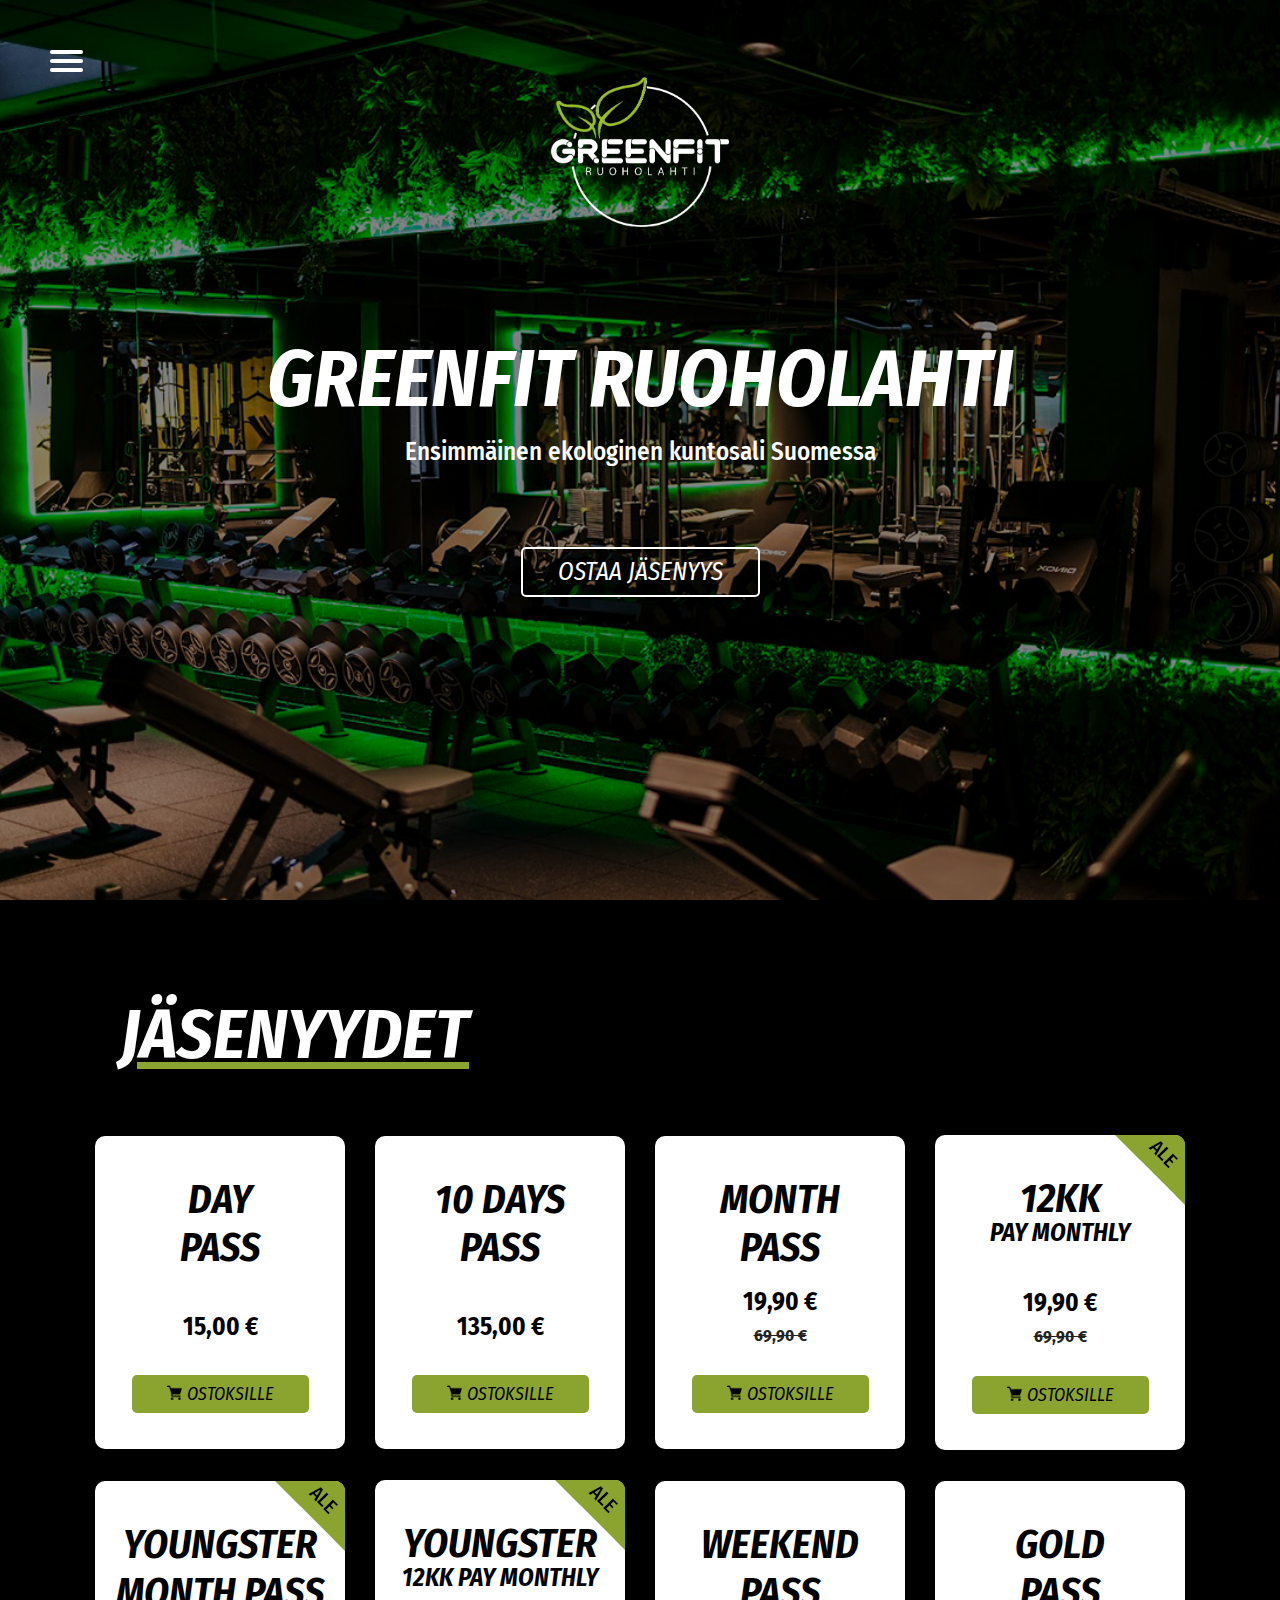
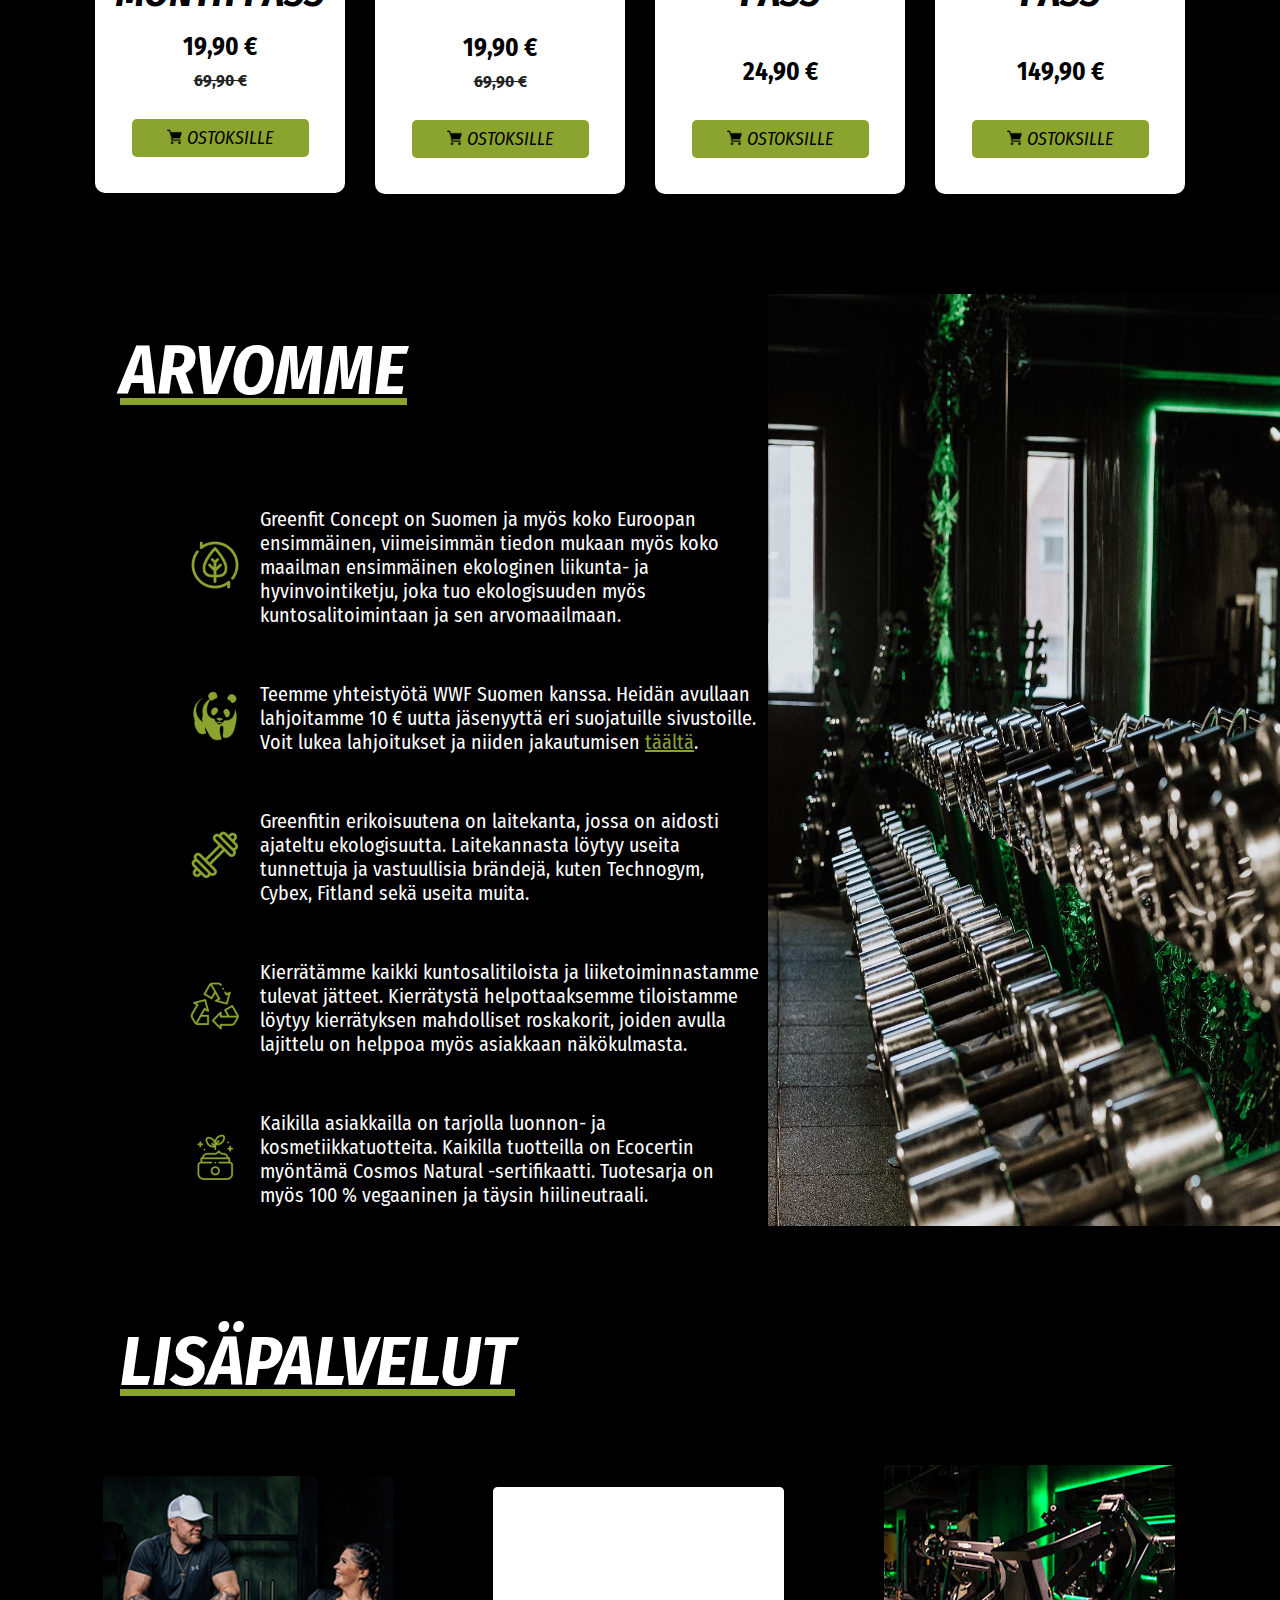
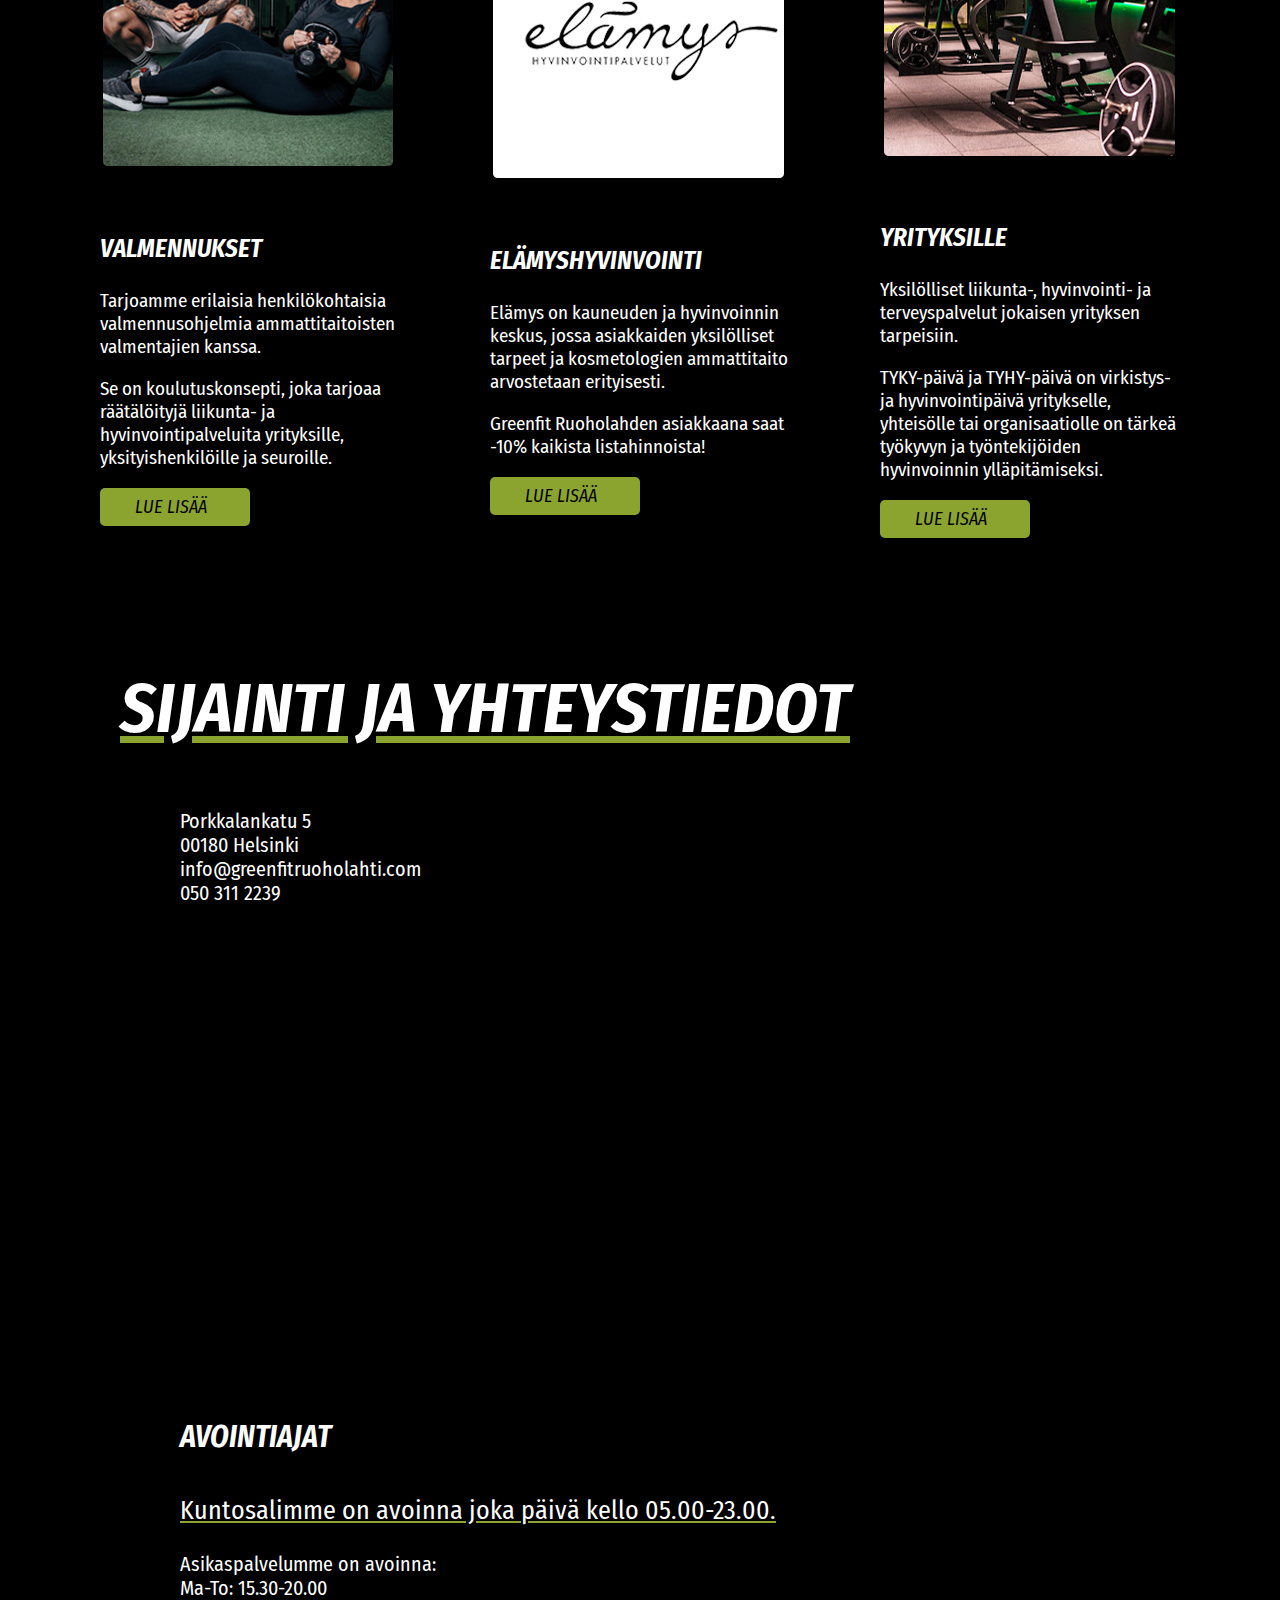
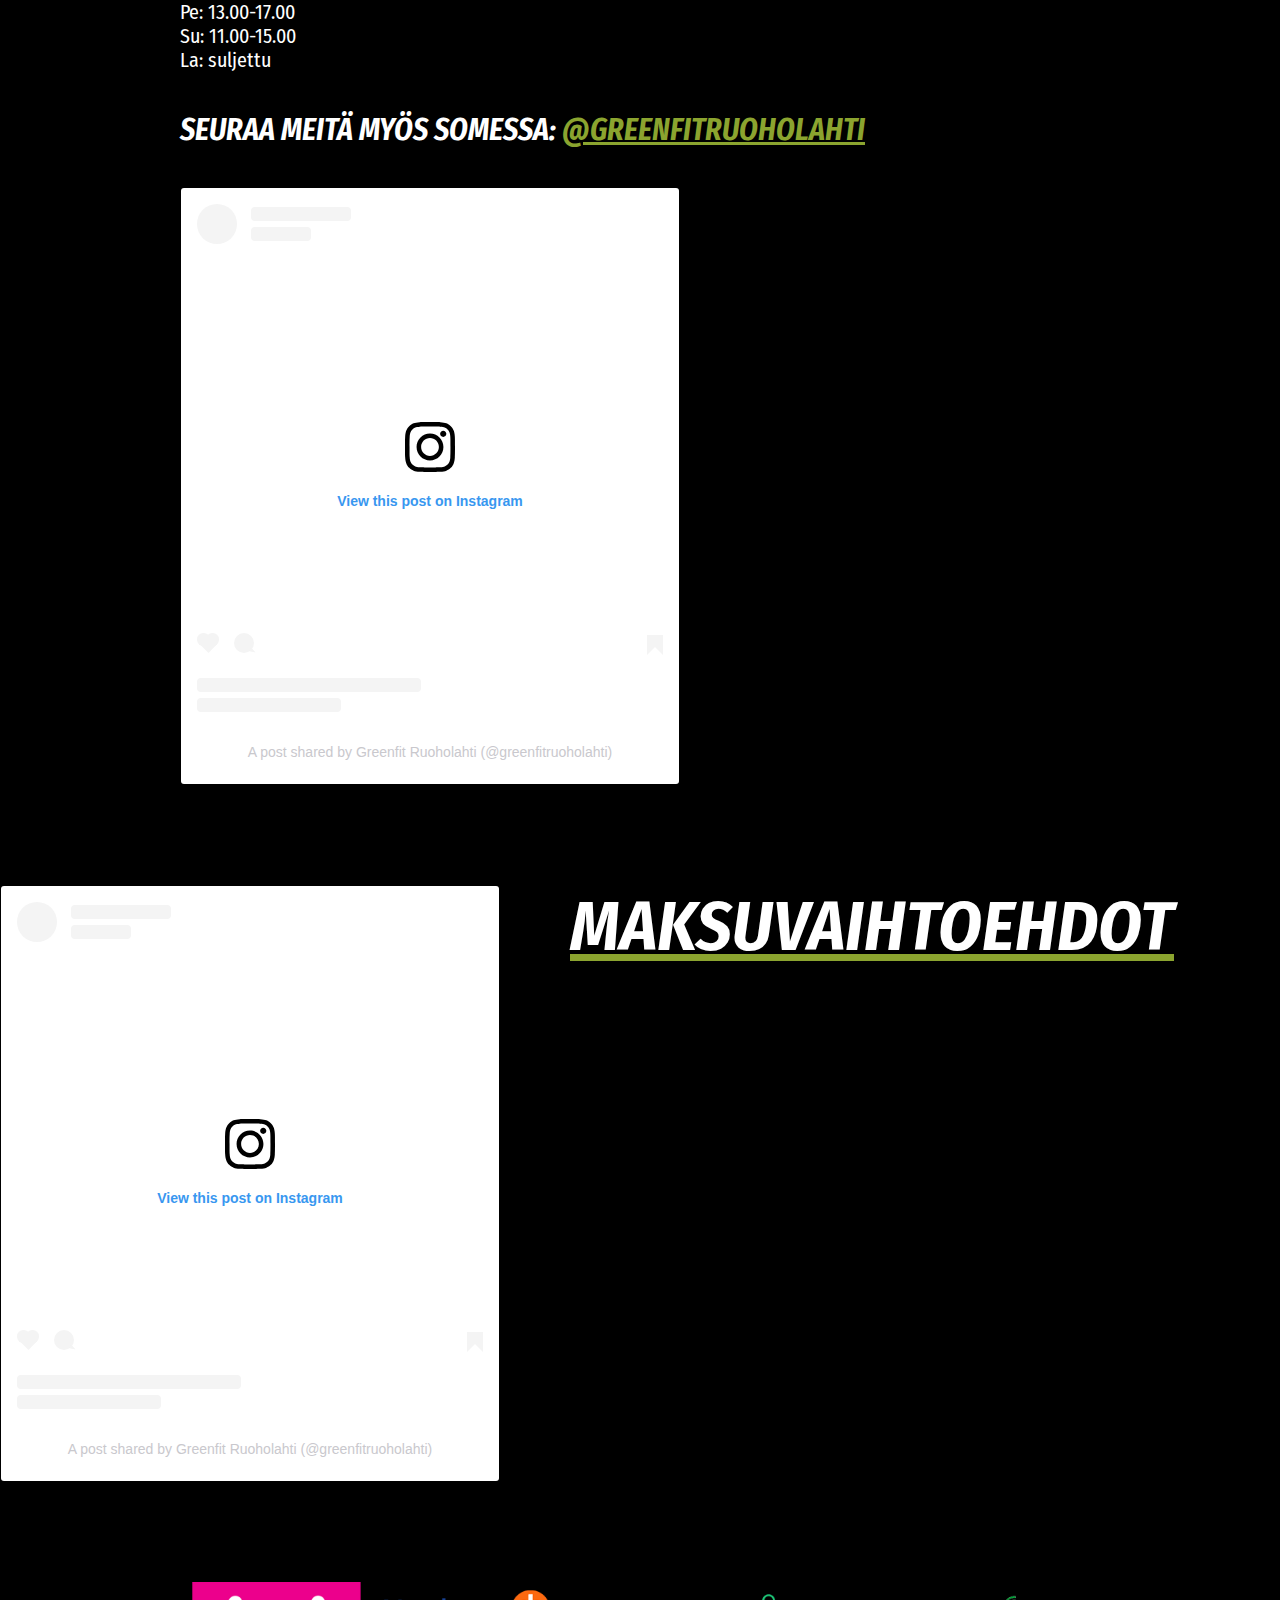
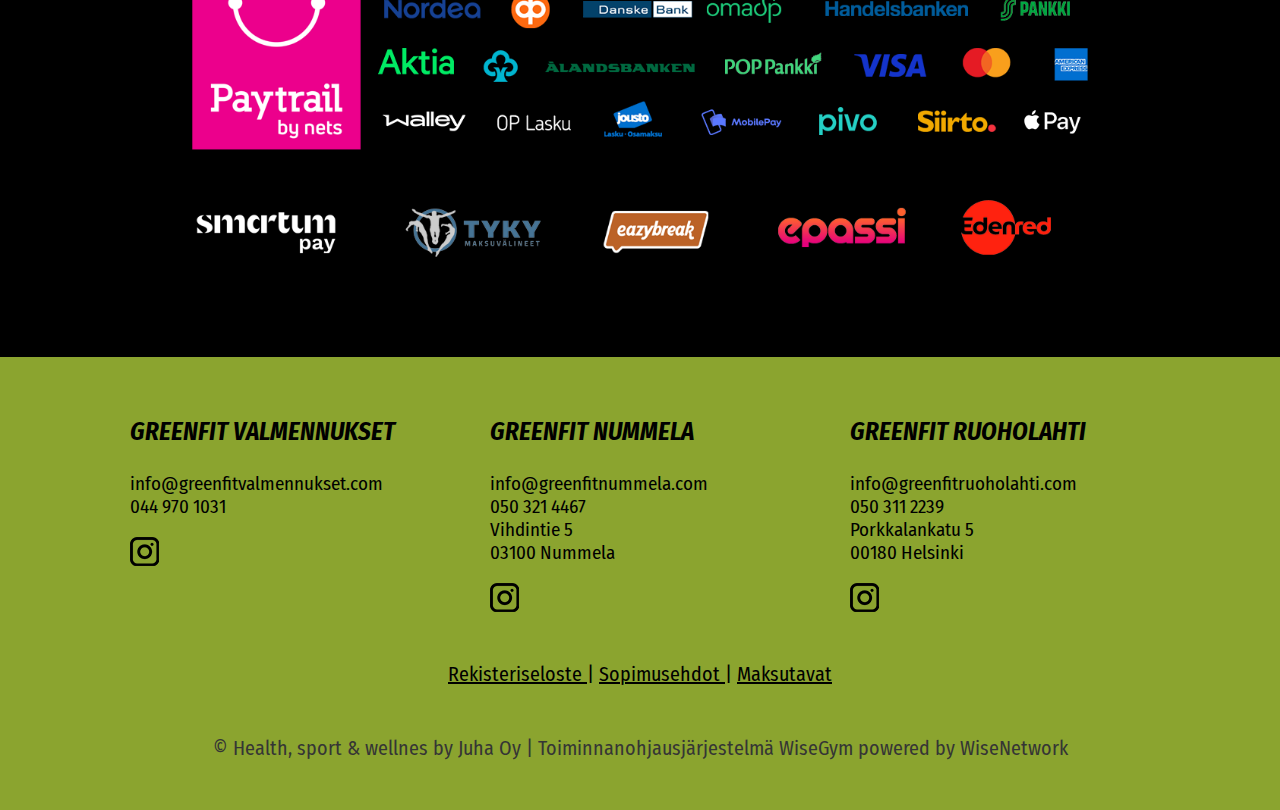
<file: index.html>
<!DOCTYPE html>
<html lang="en">

<head>
    <meta charset="UTF-8">
    <meta name="viewport" content="width=device-width, initial-scale=1.0">
    <title>Greenfit Ruoholahti</title>
    <link rel="stylesheet" href="./public/styles.css">
    <link rel="preconnect" href="https://fonts.googleapis.com">
    <link rel="preconnect" href="https://fonts.gstatic.com" crossorigin>
    <link href="https://fonts.googleapis.com/css2?family=Fira+Sans+Condensed:ital,wght@0,400;0,500;1,900&display=swap"
        rel="stylesheet">
    <link rel="icon" type="image/x-icon" href="./public/images/favicon.png">

</head>

<body>


    <div id="main" class="full-page">

        <nav role="navigation">
            <div id="menuToggle">

                <input type="checkbox" />
                <span></span>
                <span></span>
                <span></span>

                <ul id="menu">
                    <a class="a-menu" href="#memberships">
                        <li>JÄSENYYDET</li>
                    </a>
                    <a class="a-menu" href="#values">
                        <li>ARVOMME</li>
                    </a>
                    <a class="a-menu" href="#services">
                        <li>LISÄPALVELUT</li>
                    </a>
                    <a class="a-menu" href="#contact">
                        <li>SIJAINTI</li>
                    </a>
                </ul>
            </div>
        </nav>

        <div id="main-inside">
            <img id="logo" src="./public/images/logo.png" alt="">
            <h1 id="main-text">GREENFIT RUOHOLAHTI</h1>
            <h2 id="main-description">Ensimmäinen ekologinen kuntosali Suomessa</h2>
            <a href="https://kauppa.greenfittraining.com/cg/30/greenfit-helsinki/" class="button-main"
                id="main-screen-button">OSTAA JÄSENYYS</a>

        </div>
    </div>

    <div id="memberships" class="full-page">
        <h2 class="section-name">JÄSENYYDET</h2>

        <div class="grid-container-memberships">
            <div class="membership-card">
                <h3 class="card-name">DAY <br> PASS</h3>
                <h4 class="card-price">15,00 €</h4>
                <p><a href="https://kauppa.greenfittraining.com/cg/root/30/greenfit-helsinki/" class="button-card"><img
                            src="./public/images/cart.png" alt="cart"
                            style="height: 15px; padding-right: 5px;">OSTOKSILLE</a></p>
            </div>

            <div class="membership-card">
                <h3 class="card-name">10 DAYS <br> PASS</h3>
                <h4 class="card-price">135,00 €</h4>
                <p><a href="https://kauppa.greenfittraining.com/cg/root/30/greenfit-helsinki/" class="button-card"><img
                            src="./public/images/cart.png" alt="cart"
                            style="height: 15px; padding-right: 5px;">OSTOKSILLE</a></p>
            </div>

            <div class="membership-card">
                <h3 class="card-name">MONTH <br> PASS</h3>
                <h4 class="card-price-sale">19,90 €</h4>
                <h5 class="card-price-old">69,90 €</h5>
                <p><a href="https://kauppa.greenfittraining.com/cg/root/30/greenfit-helsinki/" class="button-card"><img
                            src="./public/images/cart.png" alt="cart"
                            style="height: 15px; padding-right: 5px;">OSTOKSILLE</a></p>
            </div>

            <div class="membership-card">
                <img src="./public/images/ale.png" alt="" class="ale">
                <h3 class="card-name">12KK</h3>
                <h3 class="card-name-second">PAY MONTHLY</h3>
                <h4 class="card-price-sale" id="many-lines">19,90 €</h4>
                <h5 class="card-price-old">69,90 €</h5>
                <p><a href="https://kauppa.greenfittraining.com/cg/root/30/greenfit-helsinki/" class="button-card"><img
                            src="./public/images/cart.png" alt="cart"
                            style="height: 15px; padding-right: 5px;">OSTOKSILLE</a></p>
            </div>

            <div class="membership-card">

                <img src="./public/images/ale.png" alt="" class="ale">
                <h3 class="card-name">YOUNGSTER <br> MONTH PASS</h3>
                <h4 class="card-price-sale">19,90 €</h4>
                <h5 class="card-price-old">69,90 €</h5>
                <p><a href="https://kauppa.greenfittraining.com/cg/root/30/greenfit-helsinki/" class="button-card"><img
                            src="./public/images/cart.png" alt="cart"
                            style="height: 15px; padding-right: 5px;">OSTOKSILLE</a></p>

            </div>

            <div class="membership-card">
                <img src="./public/images/ale.png" alt="" class="ale">
                <h3 class="card-name"> YOUNGSTER </h3>
                <h3 class="card-name-second">12KK PAY MONTHLY</h3>
                <h4 class="card-price-sale" id="many-lines">19,90 €</h4>
                <h5 class="card-price-old">69,90 €</h5>
                <p><a href="https://kauppa.greenfittraining.com/cg/root/30/greenfit-helsinki/" class="button-card"><img
                            src="./public/images/cart.png" alt="cart"
                            style="height: 15px; padding-right: 5px;">OSTOKSILLE</a></p>

            </div>

            <div class="membership-card">
                <h3 class="card-name">WEEKEND<br> PASS</h3>
                <h4 class="card-price">24,90 €</h4>
                <p><a href="https://kauppa.greenfittraining.com/cg/root/30/greenfit-helsinki/" class="button-card"><img
                            src="./public/images/cart.png" alt="cart"
                            style="height: 15px; padding-right: 5px;">OSTOKSILLE</a></p>

            </div>

            <div class="membership-card">
                <h3 class="card-name">GOLD <br> PASS</h3>
                <h4 class="card-price">149,90 €</h4>
                <p><a href="https://kauppa.greenfittraining.com/cg/root/30/greenfit-helsinki/" class="button-card"><img
                            src="./public/images/cart.png" alt="cart"
                            style="height: 15px; padding-right: 5px;">OSTOKSILLE</a></p>
            </div>


        </div>

        <div id="values" class="full-page">
            <h2 class="section-name">ARVOMME</h2>

            <div class="value-container">
                <div class="value-image">
                    <img src="./public/images/eco.png" alt="" style="height: 50px;">
                </div>
                <div class="value-description">
                    <p>Greenfit Concept on Suomen ja myös koko Euroopan ensimmäinen, viimeisimmän tiedon mukaan myös
                        koko
                        maailman ensimmäinen ekologinen liikunta- ja hyvinvointiketju, joka tuo ekologisuuden myös
                        kuntosalitoimintaan ja sen arvomaailmaan.
                    <p>
                </div>
            </div>

            <div class="value-container">
                <div class="value-image">
                    <img src="./public/images/wwf.png" alt="" style="height: 50px;">
                </div>
                <div class="value-description">
                    <p>Teemme yhteistyötä WWF Suomen kanssa. Heidän avullaan lahjoitamme 10 € uutta jäsenyyttä eri
                        suojatuille sivustoille. Voit lukea lahjoitukset ja niiden jakautumisen <a class="ig-a"
                            href="./donation.html">täältä</a>.
                    <p>
                </div>
            </div>

            <div class="value-container">
                <div class="value-image">
                    <img src="./public/images/gym.png" alt="" style="height: 50px;">
                </div>
                <div class="value-description">
                    <p>Greenfitin erikoisuutena on laitekanta, jossa on aidosti ajateltu ekologisuutta. Laitekannasta
                        löytyy
                        useita tunnettuja ja vastuullisia brändejä, kuten Technogym, Cybex, Fitland sekä useita muita.
                    <p>
                </div>
            </div>

            <div class="value-container">
                <div class="value-image">
                    <img src="./public/images/recycle.png" alt="" style="height: 50px;">
                </div>
                <div class="value-description">
                    <p>Kierrätämme kaikki kuntosalitiloista ja liiketoiminnastamme tulevat jätteet. Kierrätystä
                        helpottaaksemme tiloistamme löytyy kierrätyksen mahdolliset roskakorit, joiden avulla lajittelu
                        on
                        helppoa myös asiakkaan näkökulmasta.
                    <p>
                </div>
            </div>

            <div class="value-container">
                <div class="value-image">
                    <img src="./public/images/bottle.png" alt="" style="height: 50px;">
                </div>
                <div class="value-description">
                    <p>Kaikilla asiakkailla on tarjolla luonnon- ja kosmetiikkatuotteita. Kaikilla tuotteilla on
                        Ecocertin
                        myöntämä Cosmos Natural -sertifikaatti. Tuotesarja on myös 100 % vegaaninen ja täysin
                        hiilineutraali.
                    <p>
                </div>
            </div>


        </div>
        <div id="services">


            <h2 class="section-name">LISÄPALVELUT</h2>


            <div class="grid-container-services">
                <div class="card-service">
                    <img class="service-img" src="./public/images/training.png" alt="">
                    <h3 class="card-name-service">VALMENNUKSET</h3>
                    <p class="card-description-service">Tarjoamme erilaisia ​​henkilökohtaisia
                        ​​valmennusohjelmia
                        ammattitaitoisten valmentajien kanssa.
                    </p>
                    <p class="card-description-service">Se on koulutuskonsepti, joka tarjoaa
                        räätälöityjä liikunta- ja hyvinvointipalveluita yrityksille, yksityishenkilöille ja seuroille.
                    </p>
                    <p><a href="https://greenfitvalmennukset.com/" class="button-card" style="width: 80px;">LUE
                            LISÄÄ</a></p>

                </div>

                <div class="card-service">
                    <img class="service-img" src="./public/images/massage.png" alt="">
                    <h3 class="card-name-service">ELÄMYSHYVINVOINTI</h3>
                    <p class="card-description-service">Elämys on kauneuden ja hyvinvoinnin
                        keskus, jossa asiakkaiden
                        yksilölliset tarpeet ja kosmetologien ammattitaito arvostetaan erityisesti.</p>
                    <p class="card-description-service">Greenfit Ruoholahden asiakkaana saat -10%
                        kaikista
                        listahinnoista!</p>
                    <p><a href="https://www.elamyshyvinvointi.fi/" class="button-card" style="width: 80px;">LUE
                            LISÄÄ</a></p>
                </div>


                <div class="card-service">
                    <img class="service-img" src="./public/images/company.png" alt="">
                    <h3 class="card-name-service">YRITYKSILLE</h3>
                    <p class="card-description-service">Yksilölliset liikunta-, hyvinvointi- ja
                        terveyspalvelut jokaisen
                        yrityksen tarpeisiin.
                    </p>
                    <p class="card-description-service">TYKY-päivä ja TYHY-päivä on virkistys- ja
                        hyvinvointipäivä
                        yritykselle,
                        yhteisölle tai organisaatiolle on tärkeä työkyvyn ja työntekijöiden hyvinvoinnin
                        ylläpitämiseksi.</p>
                    <p><a href="https://greenfitruoholahti.com/fi-fi/yrityksille/110/" class="button-card"
                            style="width: 80px;">LUE LISÄÄ</a></p>
                </div>
            </div>
        </div>
    </div>

    <div id="contact" class="full-page">
        <h2 class="section-name">SIJAINTI JA YHTEYSTIEDOT</h2>
        <p class="p-contact">Porkkalankatu 5 <br>
            00180 Helsinki<br>
            info@greenfitruoholahti.com<br>
            050 311 2239
        </p>

        <iframe class="map"
            src="https://www.google.com/maps/embed?pb=!1m14!1m8!1m3!1d4984.810946854377!2d24.90957363280033!3d60.16443125515291!3m2!1i1024!2i768!4f13.1!3m3!1m2!1s0x46920a48f6d05977%3A0x838cb52379776ed4!2sGreenfit%20Ruoholahti!5e0!3m2!1sen!2sfi!4v1695490771268!5m2!1sen!2sfi"
            width="1070" height="450" style="border:0;" allowfullscreen="" loading="lazy"
            referrerpolicy="no-referrer-when-downgrade">
        </iframe>

        <h4 class="work-hours-title">AVOINTIAJAT</h4>

        <p id="open-everyday">Kuntosalimme on avoinna joka päivä kello 05.00-23.00.</p>
        <p class="p-contact">Asikaspalvelumme on avoinna: <br>
            Ma-To: 15.30-20.00 <br>
            Pe: 13.00-17.00 <br>
            Su: 11.00-15.00 <br>
            La: suljettu
        </p>

        <h4 class="work-hours-title">SEURAA MEITÄ MYÖS SOMESSA: <a class="ig-a"
                href="https://www.instagram.com/greenfitruoholahti/">@GREENFITRUOHOLAHTI</a>
        </h4>
        <div class="instagram-posts">
            <div class="column-instagram" id="column-instagram-1">
                <blockquote class="instagram-media"
                    data-instgrm-permalink="https://www.instagram.com/p/Ch7LtAhthd9/?utm_source=ig_embed&amp;utm_campaign=loading"
                    data-instgrm-version="14"
                    style=" background:#FFF; border:0; border-radius:3px; box-shadow:0 0 1px 0 rgba(0,0,0,0.5),0 1px 10px 0 rgba(0,0,0,0.15); margin: 1px; max-width:540px; min-width:326px; padding:0; width:99.375%; width:-webkit-calc(100% - 2px); width:calc(100% - 2px);">
                    <div style="padding:16px;"><a
                            href="https://www.instagram.com/p/Ch7LtAhthd9/?utm_source=ig_embed&amp;utm_campaign=loading"
                            style=" background:#FFFFFF; line-height:0; padding:0 0; text-align:center; text-decoration:none; width:100%;"
                            target="_blank">
                            <div style=" display: flex; flex-direction: row; align-items: center;">
                                <div
                                    style="background-color: #F4F4F4; border-radius: 50%; flex-grow: 0; height: 40px; margin-right: 14px; width: 40px;">
                                </div>
                                <div
                                    style="display: flex; flex-direction: column; flex-grow: 1; justify-content: center;">
                                    <div
                                        style=" background-color: #F4F4F4; border-radius: 4px; flex-grow: 0; height: 14px; margin-bottom: 6px; width: 100px;">
                                    </div>
                                    <div
                                        style=" background-color: #F4F4F4; border-radius: 4px; flex-grow: 0; height: 14px; width: 60px;">
                                    </div>
                                </div>
                            </div>
                            <div style="padding: 19% 0;"></div>
                            <div style="display:block; height:50px; margin:0 auto 12px; width:50px;">
                                <svg width="50px" height="50px" viewBox="0 0 60 60" version="1.1"
                                    xmlns="https://www.w3.org/2000/svg" xmlns:xlink="https://www.w3.org/1999/xlink">
                                    <g stroke="none" stroke-width="1" fill="none" fill-rule="evenodd">
                                        <g transform="translate(-511.000000, -20.000000)" fill="#000000">
                                            <g>
                                                <path
                                                    d="M556.869,30.41 C554.814,30.41 553.148,32.076 553.148,34.131 C553.148,36.186 554.814,37.852 556.869,37.852 C558.924,37.852 560.59,36.186 560.59,34.131 C560.59,32.076 558.924,30.41 556.869,30.41 M541,60.657 C535.114,60.657 530.342,55.887 530.342,50 C530.342,44.114 535.114,39.342 541,39.342 C546.887,39.342 551.658,44.114 551.658,50 C551.658,55.887 546.887,60.657 541,60.657 M541,33.886 C532.1,33.886 524.886,41.1 524.886,50 C524.886,58.899 532.1,66.113 541,66.113 C549.9,66.113 557.115,58.899 557.115,50 C557.115,41.1 549.9,33.886 541,33.886 M565.378,62.101 C565.244,65.022 564.756,66.606 564.346,67.663 C563.803,69.06 563.154,70.057 562.106,71.106 C561.058,72.155 560.06,72.803 558.662,73.347 C557.607,73.757 556.021,74.244 553.102,74.378 C549.944,74.521 548.997,74.552 541,74.552 C533.003,74.552 532.056,74.521 528.898,74.378 C525.979,74.244 524.393,73.757 523.338,73.347 C521.94,72.803 520.942,72.155 519.894,71.106 C518.846,70.057 518.197,69.06 517.654,67.663 C517.244,66.606 516.755,65.022 516.623,62.101 C516.479,58.943 516.448,57.996 516.448,50 C516.448,42.003 516.479,41.056 516.623,37.899 C516.755,34.978 517.244,33.391 517.654,32.338 C518.197,30.938 518.846,29.942 519.894,28.894 C520.942,27.846 521.94,27.196 523.338,26.654 C524.393,26.244 525.979,25.756 528.898,25.623 C532.057,25.479 533.004,25.448 541,25.448 C548.997,25.448 549.943,25.479 553.102,25.623 C556.021,25.756 557.607,26.244 558.662,26.654 C560.06,27.196 561.058,27.846 562.106,28.894 C563.154,29.942 563.803,30.938 564.346,32.338 C564.756,33.391 565.244,34.978 565.378,37.899 C565.522,41.056 565.552,42.003 565.552,50 C565.552,57.996 565.522,58.943 565.378,62.101 M570.82,37.631 C570.674,34.438 570.167,32.258 569.425,30.349 C568.659,28.377 567.633,26.702 565.965,25.035 C564.297,23.368 562.623,22.342 560.652,21.575 C558.743,20.834 556.562,20.326 553.369,20.18 C550.169,20.033 549.148,20 541,20 C532.853,20 531.831,20.033 528.631,20.18 C525.438,20.326 523.257,20.834 521.349,21.575 C519.376,22.342 517.703,23.368 516.035,25.035 C514.368,26.702 513.342,28.377 512.574,30.349 C511.834,32.258 511.326,34.438 511.181,37.631 C511.035,40.831 511,41.851 511,50 C511,58.147 511.035,59.17 511.181,62.369 C511.326,65.562 511.834,67.743 512.574,69.651 C513.342,71.625 514.368,73.296 516.035,74.965 C517.703,76.634 519.376,77.658 521.349,78.425 C523.257,79.167 525.438,79.673 528.631,79.82 C531.831,79.965 532.853,80.001 541,80.001 C549.148,80.001 550.169,79.965 553.369,79.82 C556.562,79.673 558.743,79.167 560.652,78.425 C562.623,77.658 564.297,76.634 565.965,74.965 C567.633,73.296 568.659,71.625 569.425,69.651 C570.167,67.743 570.674,65.562 570.82,62.369 C570.966,59.17 571,58.147 571,50 C571,41.851 570.966,40.831 570.82,37.631">
                                                </path>
                                            </g>
                                        </g>
                                    </g>
                                </svg>
                            </div>
                            <div style="padding-top: 8px;">
                                <div
                                    style=" color:#3897f0; font-family:Arial,sans-serif; font-size:14px; font-style:normal; font-weight:550; line-height:18px;">
                                    View this post on Instagram
                                </div>
                            </div>
                            <div style="padding: 12.5% 0;"></div>
                            <div style="display: flex; flex-direction: row; margin-bottom: 14px; align-items: center;">
                                <div>
                                    <div
                                        style="background-color: #F4F4F4; border-radius: 50%; height: 12.5px; width: 12.5px; transform: translateX(0px) translateY(7px);">
                                    </div>
                                    <div
                                        style="background-color: #F4F4F4; height: 12.5px; transform: rotate(-45deg) translateX(3px) translateY(1px); width: 12.5px; flex-grow: 0; margin-right: 14px; margin-left: 2px;">
                                    </div>
                                    <div
                                        style="background-color: #F4F4F4; border-radius: 50%; height: 12.5px; width: 12.5px; transform: translateX(9px) translateY(-18px);">
                                    </div>
                                </div>
                                <div style="margin-left: 8px;">
                                    <div
                                        style=" background-color: #F4F4F4; border-radius: 50%; flex-grow: 0; height: 20px; width: 20px;">
                                    </div>
                                    <div
                                        style=" width: 0; height: 0; border-top: 2px solid transparent; border-left: 6px solid #f4f4f4; border-bottom: 2px solid transparent; transform: translateX(16px) translateY(-4px) rotate(30deg)">
                                    </div>
                                </div>
                                <div style="margin-left: auto;">
                                    <div
                                        style=" width: 0px; border-top: 8px solid #F4F4F4; border-right: 8px solid transparent; transform: translateY(16px);">
                                    </div>
                                    <div
                                        style=" background-color: #F4F4F4; flex-grow: 0; height: 12px; width: 16px; transform: translateY(-4px);">
                                    </div>
                                    <div
                                        style=" width: 0; height: 0; border-top: 8px solid #F4F4F4; border-left: 8px solid transparent; transform: translateY(-4px) translateX(8px);">
                                    </div>
                                </div>
                            </div>
                            <div
                                style="display: flex; flex-direction: column; flex-grow: 1; justify-content: center; margin-bottom: 24px;">
                                <div
                                    style=" background-color: #F4F4F4; border-radius: 4px; flex-grow: 0; height: 14px; margin-bottom: 6px; width: 224px;">
                                </div>
                                <div
                                    style=" background-color: #F4F4F4; border-radius: 4px; flex-grow: 0; height: 14px; width: 144px;">
                                </div>
                            </div>
                        </a>
                        <p
                            style=" color:#c9c8cd; font-family:Arial,sans-serif; font-size:14px; line-height:17px; margin-bottom:0; margin-top:8px; overflow:hidden; padding:8px 0 7px; text-align:center; text-overflow:ellipsis; white-space:nowrap;">
                            <a href="https://www.instagram.com/p/Ch7LtAhthd9/?utm_source=ig_embed&amp;utm_campaign=loading"
                                style=" color:#c9c8cd; font-family:Arial,sans-serif; font-size:14px; font-style:normal; font-weight:normal; line-height:17px; text-decoration:none;"
                                target="_blank">A post shared by Greenfit Ruoholahti (@greenfitruoholahti)</a>
                        </p>
                    </div>
                </blockquote>
                <script async src="https://www.instagram.com/embed.js"></script>
            </div>

            <div class="column-instagram" id="column-instagram-2">

                <blockquote class="instagram-media"
                    data-instgrm-permalink="https://www.instagram.com/p/Ch4syE_NUsD/?utm_source=ig_embed&amp;utm_campaign=loading"
                    data-instgrm-version="14"
                    style=" background:#FFF; border:0; border-radius:3px; box-shadow:0 0 1px 0 rgba(0,0,0,0.5),0 1px 10px 0 rgba(0,0,0,0.15); margin: 1px; max-width:540px; min-width:326px; padding:0; width:99.375%; width:-webkit-calc(100% - 2px); width:calc(100% - 2px);">
                    <div style="padding:16px;"><a
                            href="https://www.instagram.com/p/Ch4syE_NUsD/?utm_source=ig_embed&amp;utm_campaign=loading"
                            style=" background:#FFFFFF; line-height:0; padding:0 0; text-align:center; text-decoration:none; width:100%;"
                            target="_blank">
                            <div style=" display: flex; flex-direction: row; align-items: center;">
                                <div
                                    style="background-color: #F4F4F4; border-radius: 50%; flex-grow: 0; height: 40px; margin-right: 14px; width: 40px;">
                                </div>
                                <div
                                    style="display: flex; flex-direction: column; flex-grow: 1; justify-content: center;">
                                    <div
                                        style=" background-color: #F4F4F4; border-radius: 4px; flex-grow: 0; height: 14px; margin-bottom: 6px; width: 100px;">
                                    </div>
                                    <div
                                        style=" background-color: #F4F4F4; border-radius: 4px; flex-grow: 0; height: 14px; width: 60px;">
                                    </div>
                                </div>
                            </div>
                            <div style="padding: 19% 0;"></div>
                            <div style="display:block; height:50px; margin:0 auto 12px; width:50px;">
                                <svg width="50px" height="50px" viewBox="0 0 60 60" version="1.1"
                                    xmlns="https://www.w3.org/2000/svg" xmlns:xlink="https://www.w3.org/1999/xlink">
                                    <g stroke="none" stroke-width="1" fill="none" fill-rule="evenodd">
                                        <g transform="translate(-511.000000, -20.000000)" fill="#000000">
                                            <g>
                                                <path
                                                    d="M556.869,30.41 C554.814,30.41 553.148,32.076 553.148,34.131 C553.148,36.186 554.814,37.852 556.869,37.852 C558.924,37.852 560.59,36.186 560.59,34.131 C560.59,32.076 558.924,30.41 556.869,30.41 M541,60.657 C535.114,60.657 530.342,55.887 530.342,50 C530.342,44.114 535.114,39.342 541,39.342 C546.887,39.342 551.658,44.114 551.658,50 C551.658,55.887 546.887,60.657 541,60.657 M541,33.886 C532.1,33.886 524.886,41.1 524.886,50 C524.886,58.899 532.1,66.113 541,66.113 C549.9,66.113 557.115,58.899 557.115,50 C557.115,41.1 549.9,33.886 541,33.886 M565.378,62.101 C565.244,65.022 564.756,66.606 564.346,67.663 C563.803,69.06 563.154,70.057 562.106,71.106 C561.058,72.155 560.06,72.803 558.662,73.347 C557.607,73.757 556.021,74.244 553.102,74.378 C549.944,74.521 548.997,74.552 541,74.552 C533.003,74.552 532.056,74.521 528.898,74.378 C525.979,74.244 524.393,73.757 523.338,73.347 C521.94,72.803 520.942,72.155 519.894,71.106 C518.846,70.057 518.197,69.06 517.654,67.663 C517.244,66.606 516.755,65.022 516.623,62.101 C516.479,58.943 516.448,57.996 516.448,50 C516.448,42.003 516.479,41.056 516.623,37.899 C516.755,34.978 517.244,33.391 517.654,32.338 C518.197,30.938 518.846,29.942 519.894,28.894 C520.942,27.846 521.94,27.196 523.338,26.654 C524.393,26.244 525.979,25.756 528.898,25.623 C532.057,25.479 533.004,25.448 541,25.448 C548.997,25.448 549.943,25.479 553.102,25.623 C556.021,25.756 557.607,26.244 558.662,26.654 C560.06,27.196 561.058,27.846 562.106,28.894 C563.154,29.942 563.803,30.938 564.346,32.338 C564.756,33.391 565.244,34.978 565.378,37.899 C565.522,41.056 565.552,42.003 565.552,50 C565.552,57.996 565.522,58.943 565.378,62.101 M570.82,37.631 C570.674,34.438 570.167,32.258 569.425,30.349 C568.659,28.377 567.633,26.702 565.965,25.035 C564.297,23.368 562.623,22.342 560.652,21.575 C558.743,20.834 556.562,20.326 553.369,20.18 C550.169,20.033 549.148,20 541,20 C532.853,20 531.831,20.033 528.631,20.18 C525.438,20.326 523.257,20.834 521.349,21.575 C519.376,22.342 517.703,23.368 516.035,25.035 C514.368,26.702 513.342,28.377 512.574,30.349 C511.834,32.258 511.326,34.438 511.181,37.631 C511.035,40.831 511,41.851 511,50 C511,58.147 511.035,59.17 511.181,62.369 C511.326,65.562 511.834,67.743 512.574,69.651 C513.342,71.625 514.368,73.296 516.035,74.965 C517.703,76.634 519.376,77.658 521.349,78.425 C523.257,79.167 525.438,79.673 528.631,79.82 C531.831,79.965 532.853,80.001 541,80.001 C549.148,80.001 550.169,79.965 553.369,79.82 C556.562,79.673 558.743,79.167 560.652,78.425 C562.623,77.658 564.297,76.634 565.965,74.965 C567.633,73.296 568.659,71.625 569.425,69.651 C570.167,67.743 570.674,65.562 570.82,62.369 C570.966,59.17 571,58.147 571,50 C571,41.851 570.966,40.831 570.82,37.631">
                                                </path>
                                            </g>
                                        </g>
                                    </g>
                                </svg>
                            </div>
                            <div style="padding-top: 8px;">
                                <div
                                    style=" color:#3897f0; font-family:Arial,sans-serif; font-size:14px; font-style:normal; font-weight:550; line-height:18px;">
                                    View this post on Instagram
                                </div>
                            </div>
                            <div style="padding: 12.5% 0;"></div>
                            <div style="display: flex; flex-direction: row; margin-bottom: 14px; align-items: center;">
                                <div>
                                    <div
                                        style="background-color: #F4F4F4; border-radius: 50%; height: 12.5px; width: 12.5px; transform: translateX(0px) translateY(7px);">
                                    </div>
                                    <div
                                        style="background-color: #F4F4F4; height: 12.5px; transform: rotate(-45deg) translateX(3px) translateY(1px); width: 12.5px; flex-grow: 0; margin-right: 14px; margin-left: 2px;">
                                    </div>
                                    <div
                                        style="background-color: #F4F4F4; border-radius: 50%; height: 12.5px; width: 12.5px; transform: translateX(9px) translateY(-18px);">
                                    </div>
                                </div>
                                <div style="margin-left: 8px;">
                                    <div
                                        style=" background-color: #F4F4F4; border-radius: 50%; flex-grow: 0; height: 20px; width: 20px;">
                                    </div>
                                    <div
                                        style=" width: 0; height: 0; border-top: 2px solid transparent; border-left: 6px solid #f4f4f4; border-bottom: 2px solid transparent; transform: translateX(16px) translateY(-4px) rotate(30deg)">
                                    </div>
                                </div>
                                <div style="margin-left: auto;">
                                    <div
                                        style=" width: 0px; border-top: 8px solid #F4F4F4; border-right: 8px solid transparent; transform: translateY(16px);">
                                    </div>
                                    <div
                                        style=" background-color: #F4F4F4; flex-grow: 0; height: 12px; width: 16px; transform: translateY(-4px);">
                                    </div>
                                    <div
                                        style=" width: 0; height: 0; border-top: 8px solid #F4F4F4; border-left: 8px solid transparent; transform: translateY(-4px) translateX(8px);">
                                    </div>
                                </div>
                            </div>
                            <div
                                style="display: flex; flex-direction: column; flex-grow: 1; justify-content: center; margin-bottom: 24px;">
                                <div
                                    style=" background-color: #F4F4F4; border-radius: 4px; flex-grow: 0; height: 14px; margin-bottom: 6px; width: 224px;">
                                </div>
                                <div
                                    style=" background-color: #F4F4F4; border-radius: 4px; flex-grow: 0; height: 14px; width: 144px;">
                                </div>
                            </div>
                        </a>
                        <p
                            style=" color:#c9c8cd; font-family:Arial,sans-serif; font-size:14px; line-height:17px; margin-bottom:0; margin-top:8px; overflow:hidden; padding:8px 0 7px; text-align:center; text-overflow:ellipsis; white-space:nowrap;">
                            <a href="https://www.instagram.com/p/Ch4syE_NUsD/?utm_source=ig_embed&amp;utm_campaign=loading"
                                style=" color:#c9c8cd; font-family:Arial,sans-serif; font-size:14px; font-style:normal; font-weight:normal; line-height:17px; text-decoration:none;"
                                target="_blank">A post shared by Greenfit Ruoholahti (@greenfitruoholahti)</a>
                        </p>
                    </div>
                </blockquote>
                <script async src="https://www.instagram.com/embed.js"></script>
            </div>

        </div>


        <div id="payment" class="full-page">
            <h2 class="section-name payment">MAKSUVAIHTOEHDOT</h2>
            <img src="./public/images/payment.png" alt="" class="payment-img">
        </div>

    </div>
    <div id="footer">

        <div class="grid-container-footer">
            <div class="card-footer">
                <h3 class="card-name-footer">GREENFIT VALMENNUKSET</h3>
                <p class="card-description-footer">info@greenfitvalmennukset.com <br>
                    044 970 1031
                </p>
                <p><a href="https://www.instagram.com/ptjnurminen/"><img src="./public/images/instagram.png" alt=""></a>
                </p>

            </div>

            <div class="card-footer">

                <h3 class="card-name-footer">GREENFIT NUMMELA</h3>
                <p class="card-description-footer">info@greenfitnummela.com <br>
                    050 321 4467 <br>
                    Vihdintie 5 <br>
                    03100 Nummela</p>
                <p><a href="https://www.instagram.com/greenfitnummela/"><img src="./public/images/instagram.png"
                            alt=""></a></p>
            </div>

            <div class="card-footer">
                <h3 class="card-name-footer">GREENFIT RUOHOLAHTI</h3>
                <p class="card-description-footer">info@greenfitruoholahti.com <br>
                    050 311 2239 <br>
                    Porkkalankatu 5 <br>
                    00180 Helsinki</p>
                <p><a href="https://www.instagram.com/greenfitruoholahti/"><img src="./public/images/instagram.png"
                            alt=""></a></p>
            </div>

        </div>


        <p class="p-footer"><a class="footer-a"
                href="https://greenfittraining.com/fi-fi/article/etusivu/tietosuojaseloste-greenfit/6/">Rekisteriseloste
            </a> | <a class="footer-a"
                href="https://greenfittraining.com/fi-fi/article/etusivu/sopimusehdot-greenfit/5/">
                Sopimusehdot </a> | <a class="footer-a"
                href="https://greenfittraining.com/fi-fi/article/etusivu/maksutavat-greenfit/4/">
                Maksutavat </a>
        </p>
        <p class="copyright">© Health, sport & wellnes by Juha Oy | Toiminnanohjausjärjestelmä WiseGym powered by
            WiseNetwork</p>
    </div>
</body>

</html>
</file>
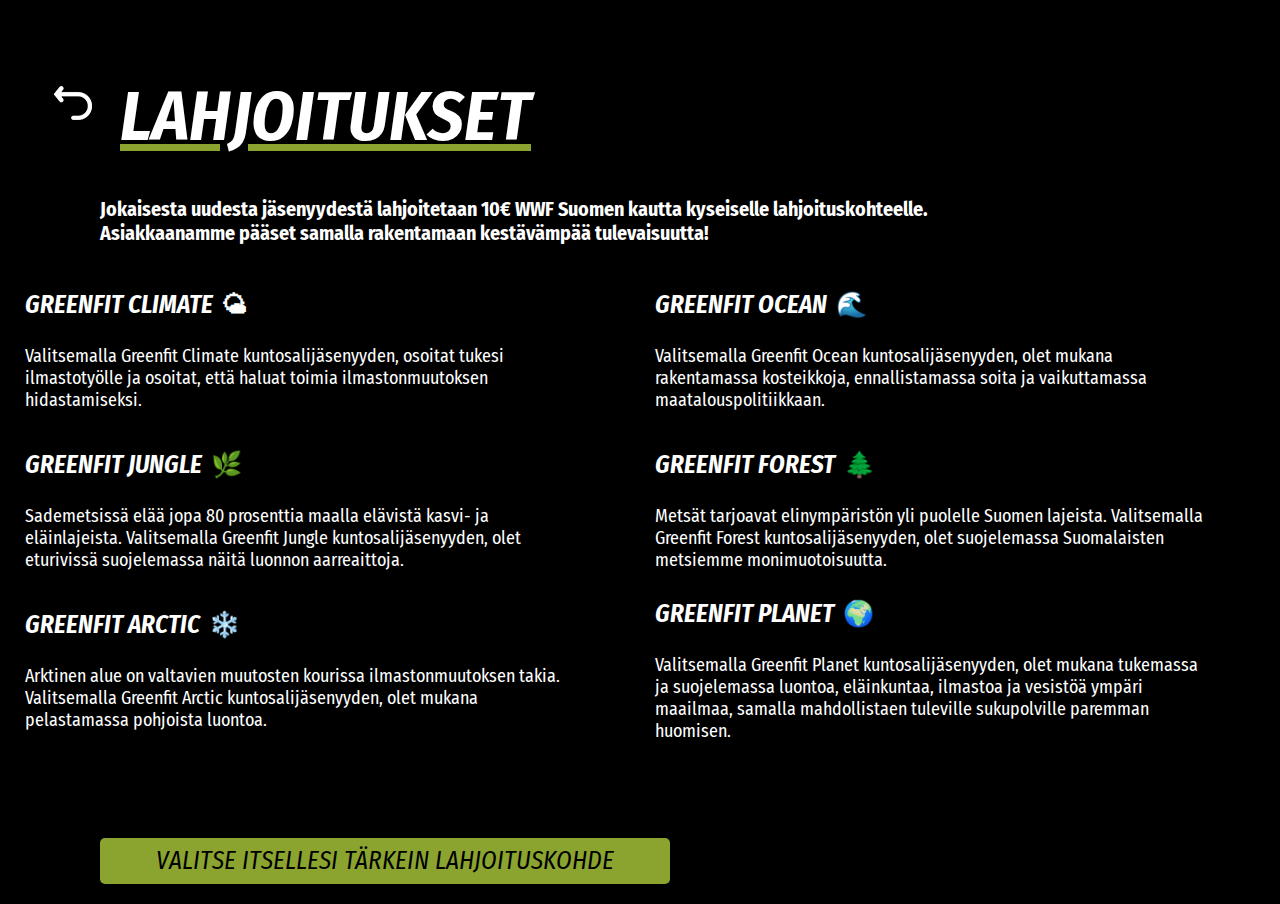
<file: donation.html>
<!DOCTYPE html>
<html lang="en">

<head>
    <meta charset="UTF-8">
    <meta name="viewport" content="width=device-width, initial-scale=1.0">
    <title>Greenfit Donations</title>
    <link rel="stylesheet" href="./public/styles.css">
    <link rel="preconnect" href="https://fonts.googleapis.com">
    <link rel="preconnect" href="https://fonts.gstatic.com" crossorigin>
    <link href="https://fonts.googleapis.com/css2?family=Fira+Sans+Condensed:ital,wght@0,400;0,500;1,900&display=swap"
        rel="stylesheet">
    <link rel="icon" type="image/x-icon" href="./images/favicon.png">

</head>

<body>

    <div id="donation" class="full-page">
        <a href="index.html#values" class="back-button"><img src="./public/images/back.png" alt=""></a>
        <h2 class="section-name" style="margin-top: -10px;">LAHJOITUKSET</h2>
        <h4 class="donation-title-description">Jokaisesta uudesta jäsenyydestä lahjoitetaan 10€ WWF Suomen kautta
            kyseiselle lahjoituskohteelle. <br>
            Asiakkaanamme pääset samalla rakentamaan kestävämpää tulevaisuutta!</h4>


<div class="grid-container-donations">
    <div class="donation-container">
        <h3 class="name-donation">GREENFIT CLIMATE</h3>
        <h3 class="emoji-donation">🌤</h3>
        <p class="card-description-donation">Valitsemalla Greenfit Climate
            kuntosalijäsenyyden, osoitat tukesi ilmastotyölle ja osoitat, että haluat toimia ilmastonmuutoksen
            hidastamiseksi.</p>
    </div>
    <div class="donation-container">
        <h3 class="name-donation">GREENFIT OCEAN</h3>
        <h3 class="emoji-donation">🌊</h3>
        <p class="card-description-donation" style="width: 550px;">Valitsemalla Greenfit Ocean
            kuntosalijäsenyyden, olet mukana rakentamassa kosteikkoja, ennallistamassa soita ja vaikuttamassa
            maatalouspolitiikkaan.</p>
    </div>

    <div class="donation-container">
        <h3 class="name-donation">GREENFIT JUNGLE</h3>
        <h3 class="emoji-donation">🌿</h3>
        <p class="card-description-donation">Sademetsissä elää jopa 80 prosenttia maalla
            elävistä kasvi- ja eläinlajeista. Valitsemalla Greenfit Jungle kuntosalijäsenyyden, olet eturivissä
            suojelemassa näitä luonnon aarreaittoja.</p>
    </div>

        <div class="donation-container">
            <h3 class="name-donation">GREENFIT FOREST</h3>
            <h3 class="emoji-donation">🌲</h3>
            <p class="card-description-donation">Metsät tarjoavat elinympäristön yli puolelle
                Suomen lajeista. Valitsemalla Greenfit Forest kuntosalijäsenyyden, olet suojelemassa Suomalaisten
                metsiemme monimuotoisuutta.</p>
        </div>
 
        <div class="donation-container">
            <h3 class="name-donation">GREENFIT ARCTIC</h3>
            <h3 class="emoji-donation">❄️</h3>
            <p class="card-description-donation">Arktinen alue on valtavien muutosten kourissa
                ilmastonmuutoksen takia. Valitsemalla Greenfit Arctic kuntosalijäsenyyden, olet mukana pelastamassa
                pohjoista luontoa.
            </p>
        </div>

        <div class="donation-container">
            <h3 class="name-donation">GREENFIT PLANET</h3>
            <h3 class="emoji-donation">🌍
            </h3>
            <p class="card-description-donation">Valitsemalla Greenfit Planet
                kuntosalijäsenyyden, olet mukana tukemassa ja suojelemassa luontoa, eläinkuntaa, ilmastoa ja
                vesistöä ympäri maailmaa, samalla mahdollistaen tuleville sukupolville paremman huomisen.</p>
        </div>
        
</div>

        <p><a href="https://kauppa.greenfittraining.com/cg/30/greenfit-helsinki/" class="button-donation">VALITSE
                ITSELLESI TÄRKEIN LAHJOITUSKOHDE</a></p>
    </div>



</body>

</html>
</file>
<file: public/styles.css>
html {
    background: black;
    color: white;
    font-family: 'Fira Sans Condensed', sans-serif;
    scroll-behavior: smooth;
}

html,
body {
    height: 100%;
    margin: 0;
}

.full-page {
    min-height: 100%;
}

#main {

    background-image: url(./images/bg.jpg);
    height: 100%;
    background-position: center;
    background-repeat: no-repeat;
    background-size: cover;
}

#main-inside {
    text-align: center;
}

#logo {
    height: 150px;
    margin-top: 50px;
}

#main-text {
    font-style: italic;
    font-size: 80px;
    margin-top: 100px;
    margin-bottom: 0px;
}

#main-description {
    font-size: 25px;
    font-weight: 500;
    margin-top: 10px;
    margin-bottom: 80px;

}

.button-main {
    font-style: italic;
    background: transparent;
    font-size: 25px;
    color: white;
    border: 2px solid white;
    border-radius: 5px;
    padding: 8px 35px;
    -webkit-appearance: button;
    -moz-appearance: button;
    appearance: button;

    text-decoration: none;
}

.button-main:hover {
    color: #8ba42f;
    border: 2px solid #8ba42f;
}

#main-screen-button {
    margin-bottom: 50px;
}

.section-name {
    font-style: italic;
    font-size: 70px;
    text-decoration: underline #8ba42f;
    padding-left: 120px;
    padding-top: 35px;
}




.ale {
    position: absolute;
    top: 0;
    right: 0;

}


.card-price {
    font-size: 25px;
}

.card-price-old {
    margin-top: -25px;
    font-size: 17px;
    text-decoration: line-through;
    color: #232323;
}

.card-price-sale {
    font-size: 25px;
    margin-top: -25px;
}

.card-name-second {
    font-style: italic;
    font-size: 25px;
    margin-top: -45px;
}

#many-lines {
    margin-top: 40px;

}

.button-card {
    font-family: inherit;
    font-style: italic;
    background: #8ba42f;
    font-size: 18px;
    color: black;
    border: 0px solid;
    border-radius: 5px;
    padding: 8px 35px;
    margin-bottom: 20px;
    -webkit-appearance: button;
    -moz-appearance: button;
    appearance: button;
    text-decoration: none;
}


#values {
    background: url(./images/bg-half.jpg);
    background-repeat: no-repeat;
    background-size: 40% 100%;
    background-position: right top;
    margin-top: 100px;
}

.value-container {
    display: flex;
    align-items: center;
    justify-content: left;
    padding-top: 15px;
}

.value-image {
    margin-left: 190px;

}

.value-description {
    font-size: 20px;
    padding-left: 20px;
    max-width: 500px;
}

.card-service {
    background-color: transparent;
    max-width: 300px;
    text-align: left;
    color: white;
    border-radius: 10px;

}

.card-name-service {
    font-style: italic;
    font-size: 25px;
    padding-top: 35px;
    width: 300px;
}

.card-description-service {
    font-size: 19px;
    font-weight: 400;
}


.map {
    margin-left: 180px;
}

.p-contact {
    margin-left: 180px;
    font-size: 20px;
}


.work-hours-title {
    font-style: italic;
    font-size: 30px;
    margin-left: 180px;
}

#open-everyday {
    font-size: 26px;
    margin-left: 180px;
    text-decoration: underline #8ba42f;
}

.ig-a:link {
    color: #8ba42f;
}

.ig-a:visited {
    color: #8ba42f;
}

#column-instagram-1 {
    margin-left: 180px;
}

.column-instagram {
    float: left;
    width: 500px;
    margin-right: 70px;
    margin-bottom: 100px;
}

.payment-img {
    display: block;
    margin-left: auto;
    margin-right: auto;
    width: 70%;
    margin-top: 100px;
    margin-bottom: 100px;
}

#footer {
    background-color: #8ba42f;
}

.card-footer {
    background-color: transparent;
    max-width: 50px;
    text-align: left;
    color: black;
    border-radius: 0px;
}

.card-name-footer {
    font-style: italic;
    font-size: 25px;
    padding-top: 35px;
    width: 300px;
}

.card-description-footer {
    width: 300px;
    font-size: 19px;
    font-weight: 400;
}


.p-footer {
    font-size: 20px;
    color: black;
    text-align: center;
    margin-top: 30px;

}

.copyright {
    font-size: 20px;
    color: #353535;
    text-align: center;
    margin-top: 50px;
    padding-bottom: 50px;
}

.footer-a:link {
    color: black;
}


.footer-a:visited {
    color: black;
}

#donation {
    margin-bottom: 100px;
}

#donation-section-name{
    margin-top: -10px
}

.donation-title-description {
    font-size: 20px;
    margin-left: 100px;
    margin-top: -20px;
}

.grid-container-donations {
    display: grid;
    align-items: center;
    justify-content: center;
    row-gap: 10px;
    column-gap: 30px;
    grid-template-columns: repeat(2, 600px);
    grid-template-rows: repeat(3, 150px);

}

.name-donation {
    font-style: italic;
    font-size: 25px;
    max-width: 400px;
    display: inline;
}

.emoji-donation {
    display: inline-block;
    font-size: 25px;
    margin-left: 5px;
}

.card-description-donation {
    margin-top: 0px;
    font-size: 18px;
    width: 550px;
}

.button-donation {
    font-family: inherit;
    font-style: italic;
    background: #8ba42f;
    font-size: 18px;
    color: black;
    border: 0px solid;
    border-radius: 5px;
    padding: 8px 35px;
    margin-bottom: 20px;
    -webkit-appearance: button;
    -moz-appearance: button;
    appearance: button;
    text-decoration: none;
    width: 500px;
    height: 30px;
    font-size: 25px;
    margin-top: 80px;
    margin-left: 100px;
    text-align: center;
}


.back-button {

    display: block;
    position: relative;
    top: 80px;
    left: 50px;
    max-width: 900px;

    z-index: 1;

    -webkit-user-select: none;
    user-select: none;
}



.grid-container-memberships {
    display: grid;
    align-items: center;
    justify-content: center;
    gap: 30px;
    grid-template-columns: repeat(4, 250px);
    grid-template-rows: auto auto;

}

.membership-card {
    background-color: white;
    width: 250px;
    text-align: center;
    color: black;
    border-radius: 10px;
    position: relative;
    transition: all .2s ease-in-out;


}

.membership-card:hover {
    transform: scale(1.1);
}


.card-name {
    font-style: italic;
    font-size: 40px;

}

.grid-container-services {
    display: grid;
    align-items: center;
    justify-content: center;
    gap: 90px;
    grid-template-columns: repeat(3, 300px);
    grid-template-rows: auto;

}

.grid-container-footer {
    display: grid;
    align-items: top;
    justify-content: center;
    gap: 60px;
    grid-template-columns: repeat(3, 300px);
    grid-template-rows: auto;
}




/* MENU and ITS ANIMATION */

#menuToggle {
    display: block;
    position: relative;
    top: 50px;
    left: 50px;
    max-width: 900px;

    z-index: 1;

    -webkit-user-select: none;
    user-select: none;
}

#menuToggle a {
    text-decoration: none;
    color: #232323;
    transition: color 0.3s ease;
}

#menuToggle a:hover {
    color: #8ba42f;
    text-decoration: underline;
}

#menuToggle input {
    display: block;
    width: 40px;
    height: 32px;
    position: absolute;
    top: -7px;
    left: -5px;

    cursor: pointer;

    opacity: 0;
    /* hide this */
    z-index: 2;
    /* and place it over the hamburger */

    -webkit-touch-callout: none;
}


/*
* Hamburger
*/
#menuToggle span {
    display: block;
    width: 33px;
    height: 4px;
    margin-bottom: 5px;
    position: relative;

    background: #ffffff;
    border-radius: 3px;

    z-index: 1;

    transform-origin: 4px 0px;


}

#menuToggle span:first-child {
    transform-origin: 0% 0%;
}

#menuToggle span:nth-last-child(2) {
    transform-origin: 0% 100%;
}

/*
* Transform lines
* into a crossmark.
*/
#menuToggle input:checked~span {
    opacity: 1;
    transform: rotate(45deg) translate(-2px, -1px);
    background: #ffffff;
}

#menuToggle input:checked~span:nth-last-child(3) {
    opacity: 0;
    transform: rotate(0deg) scale(0.2, 0.2);
}

#menuToggle input:checked~span:nth-last-child(2) {
    transform: rotate(-45deg) translate(0, -1px);
}


#menu {
    position: absolute;
    width: 500px;
    height: 715px;
    margin: -100px 0 0 -50px;
    padding: 100px;
    padding-top: 225px;

    background: black;
    list-style-type: none;
    -webkit-font-smoothing: antialiased;

    transform-origin: 0% 0%;
    transform: translate(-100%, 0);

    transition: transform 0.5s cubic-bezier(0.77, 0.2, 0.05, 1.0);
}

#menu li {
    font-style: italic;
    padding: 20px 0;
    font-size: 80px;
    color: white;
    -webkit-text-fill-color: transparent;
    -webkit-text-stroke: 1px;

}

#menu li:hover {
    -webkit-text-fill-color: white;
    -webkit-text-stroke: 0px;
}

#menuToggle input:checked~ul {
    transform: none;
}


/*
* Changings for different formats
*/




@media only screen and (min-device-width : 320px) and (max-device-width : 480px) {


    #menuToggle {
        max-width: 200px;
    }

    #menu li {
        font-size: 45px;
        max-width: 150px;
    }


    #menu {
        padding-left: 50px;
        padding-right: 0px;
        height: 550px;
        width: 300px;
    }

    #logo {
        width: 30%;
        height: 30%;
    }

    #main-text {
        font-size: 60px;
        margin-top: 50px;

    }

    #main-description {
        font-size: 23px;
        padding: 0 20px 0 20px;
    }


    .membership-card {
        width: 250px;
        height: 300px;
    }

    .card-name {
        font-size: 35px;
    }

    .card-name-second {
        font-size: 20px;
        padding-top: 5px;
    }

    .grid-container-memberships {
        display: grid;
        grid-template-columns: repeat(1, auto);
        grid-template-rows: repeat(8, auto);
    }

    .section-name {
        font-size: 50px;
        padding-left: 20px;
        padding-top: 35px;
    }

    #values {
        background-color: black;
        background: url(./images/black-bg.jpg);
    }

    .value-image {
        margin-left: 50px;

    }

    .value-description {
        font-size: 16px;
        padding-left: 20px;
        max-width: 200px;
    }



    .grid-container-services {
        grid-template-columns: repeat(1, 250px);
        grid-template-rows: repeat(3, auto);
        row-gap: 60px;
        margin-left: -50px;
        


    }

    .card-name-service {
        width: 250px;
    }


    .card-description-service {
        width: 250px;
    }

    .service-img {
        height: 300px;
        width: 300px;
    }

    #column-instagram-1 {
        margin-left: 20px;
    }

    .column-instagram {
        display: none;
    }

    #column-instagram-2 {
        display: none;
    }

    .p-contact {
        margin-left: 20px;
        font-size: 18px;
    }

    #open-everyday {
        margin-left: 20px;
        width: 250px;
        font-size: 20px;
    }

    .map {
        width: 300px;
        height: 500px;
        margin-left: 20px;
    }

    .work-hours-title {
        margin-left: 20px;
    }

    .payment {
        font-size: 35px;
    }

    .payment-img {
        display: block;
        width: 90%;
        margin-left: auto;
        margin-right: auto;
        margin-top: 30px;
        margin-bottom: 30px;
    
    }

    .card-name-footer {
        width: 250px;
        padding-top: 5px;
    }

    #footer {
        width: 100%;
    }

    .grid-container-footer {
        grid-template-columns: repeat(1, 100px);
        grid-template-rows: repeat(3, auto);
        margin-left: -150px;
        gap: 20px;

    }

    .card-description-footer{
        width: 255px;
    }

    #donation{
        margin-bottom: 40px;
    }

    #donation-section-name{
        margin-top: 50px
    }

    .donation-title-description {
        font-size: 18px;
        margin-left: 20px;
        margin-top: 20px;
        width: 330px;
    }
    
    .grid-container-donations {
        display: grid;
        align-items: center;
        justify-content: center;
        row-gap: 10px;
        column-gap: 10px;
        grid-template-columns: repeat(1, 350px);
        grid-template-rows: repeat(6, 170px);
    
    }

    
    .name-donation {
        font-style: italic;
        font-size: 25px;
        max-width: 300px;
        display: inline;
    }
    
    .emoji-donation {
        display: inline-block;
        font-size: 25px;
        margin-left: 5px;
    }
    
    .card-description-donation {
        margin-top: 0px;
        font-size: 18px;
        width: 350px;
    }
    
    .button-donation {
        font-family: inherit;
        font-style: italic;
        background: #8ba42f;
        font-size: 18px;
        color: black;
        border: 0px solid;
        border-radius: 5px;
        padding: 8px 35px;
        margin-bottom: 20px;
        -webkit-appearance: button;
        -moz-appearance: button;
        appearance: button;
        text-decoration: none;
        width: 280px;
        height: 50px;
        font-size: 20px;
        margin-top: 60px;
        margin-left: 20px;
        text-align: center;
    }
    
    
    .back-button {
    
        display: block;
        position: relative;
        top: 30px;
        left: 50px;
        max-width: 200px;
    
        z-index: 1;
    
        -webkit-user-select: none;
        user-select: none;
    }
    
    .copyright {
        font-size: 18px;
    }


}




@media only screen and (min-device-width : 768px) and (max-device-width : 1024px) {


    #menuToggle {
        max-width: 500px;
    }

    #menu li {
        font-size: 60px;
    }

    .section-name {
        font-size: 50px;
        padding-left: 30px;
    }


    #values {
        background-color: black;
        background: url(./images/black-bg.jpg);
        margin-top: 100px;
    }

    .value-image {
        margin-left: 20px;

    }

    .value-description {
        font-size: 18px;
        max-width: 500px;
    }

    .row-service {
        display: grid;
        column-gap: 5px;
        grid-template-columns: repeat(1, 1fr);
        padding-left: 60px;

    }

    .map {
        margin-left: 30px;
        max-width: 400px;
        height: 500px;
    }

    .p-contact {
        margin-left: 30px;
        font-size: 20px;
    }

    .work-hours-title {

        margin-left: 30px;
    }

    #open-everyday {
        margin-left: 30px;
    }

    .column-instagram {
        width: 200px;
        margin-bottom: 50px;
    }


    #column-instagram-1 {
        margin-left: 30px;
    }

    #column-instagram-2 {
        margin-left: 30px;
    }

    .row-footer {
        display: grid;
        column-gap: 0px;
        grid-template-columns: repeat(1, 1fr);
        padding-left: 30px;

    }

    .membership-card {
        width: 150px;
        height: 300px;
    }

    .grid-container-memberships {
        display: grid;
        gap: 30px;
        grid-template-columns: repeat(1, 250px);
        grid-template-rows: auto auto auto auto;
    }

}
</file>
